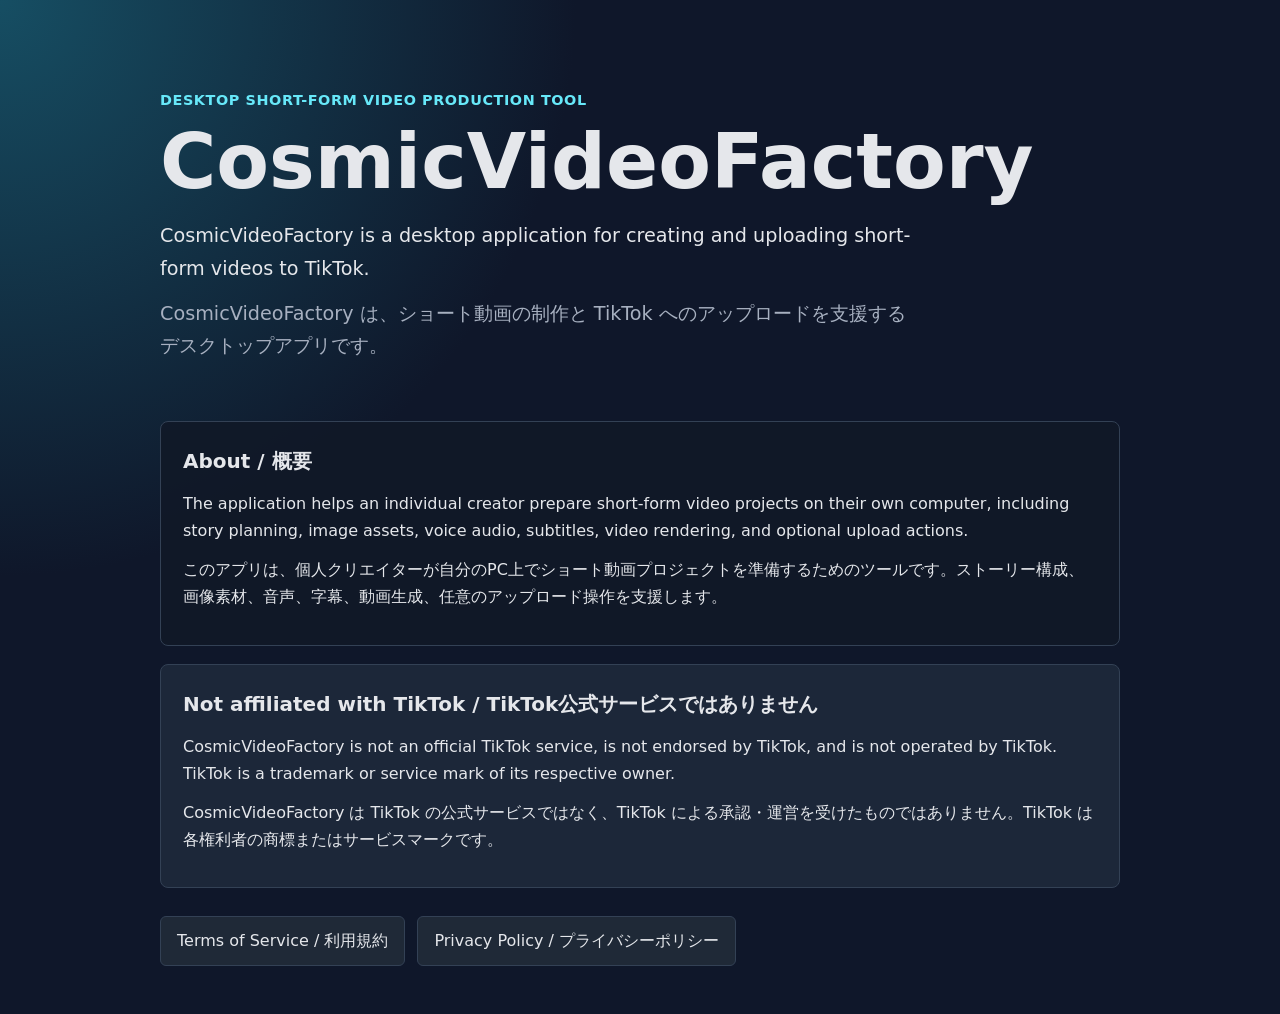
<file: website/index.html>
<!doctype html>
<html lang="ja">
  <head>
    <meta charset="utf-8">
    <meta name="viewport" content="width=device-width, initial-scale=1">
    <meta name="description" content="CosmicVideoFactory is a desktop application for creating and uploading short-form videos to TikTok.">
    <title>CosmicVideoFactory</title>
    <link rel="stylesheet" href="./styles.css">
  </head>
  <body>
    <main class="page">
      <header class="site-header">
        <p class="eyebrow">Desktop short-form video production tool</p>
        <h1>CosmicVideoFactory</h1>
        <p class="lead">
          CosmicVideoFactory is a desktop application for creating and uploading short-form videos to TikTok.
        </p>
        <p class="lead ja">
          CosmicVideoFactory は、ショート動画の制作と TikTok へのアップロードを支援するデスクトップアプリです。
        </p>
      </header>

      <section class="panel">
        <h2>About / 概要</h2>
        <p>
          The application helps an individual creator prepare short-form video projects on their own computer, including story planning, image assets, voice audio, subtitles, video rendering, and optional upload actions.
        </p>
        <p>
          このアプリは、個人クリエイターが自分のPC上でショート動画プロジェクトを準備するためのツールです。ストーリー構成、画像素材、音声、字幕、動画生成、任意のアップロード操作を支援します。
        </p>
      </section>

      <section class="notice">
        <h2>Not affiliated with TikTok / TikTok公式サービスではありません</h2>
        <p>
          CosmicVideoFactory is not an official TikTok service, is not endorsed by TikTok, and is not operated by TikTok. TikTok is a trademark or service mark of its respective owner.
        </p>
        <p>
          CosmicVideoFactory は TikTok の公式サービスではなく、TikTok による承認・運営を受けたものではありません。TikTok は各権利者の商標またはサービスマークです。
        </p>
      </section>

      <nav class="links" aria-label="Site pages">
        <a href="./terms.html">Terms of Service / 利用規約</a>
        <a href="./privacy.html">Privacy Policy / プライバシーポリシー</a>
      </nav>
    </main>
  </body>
</html>
</file>
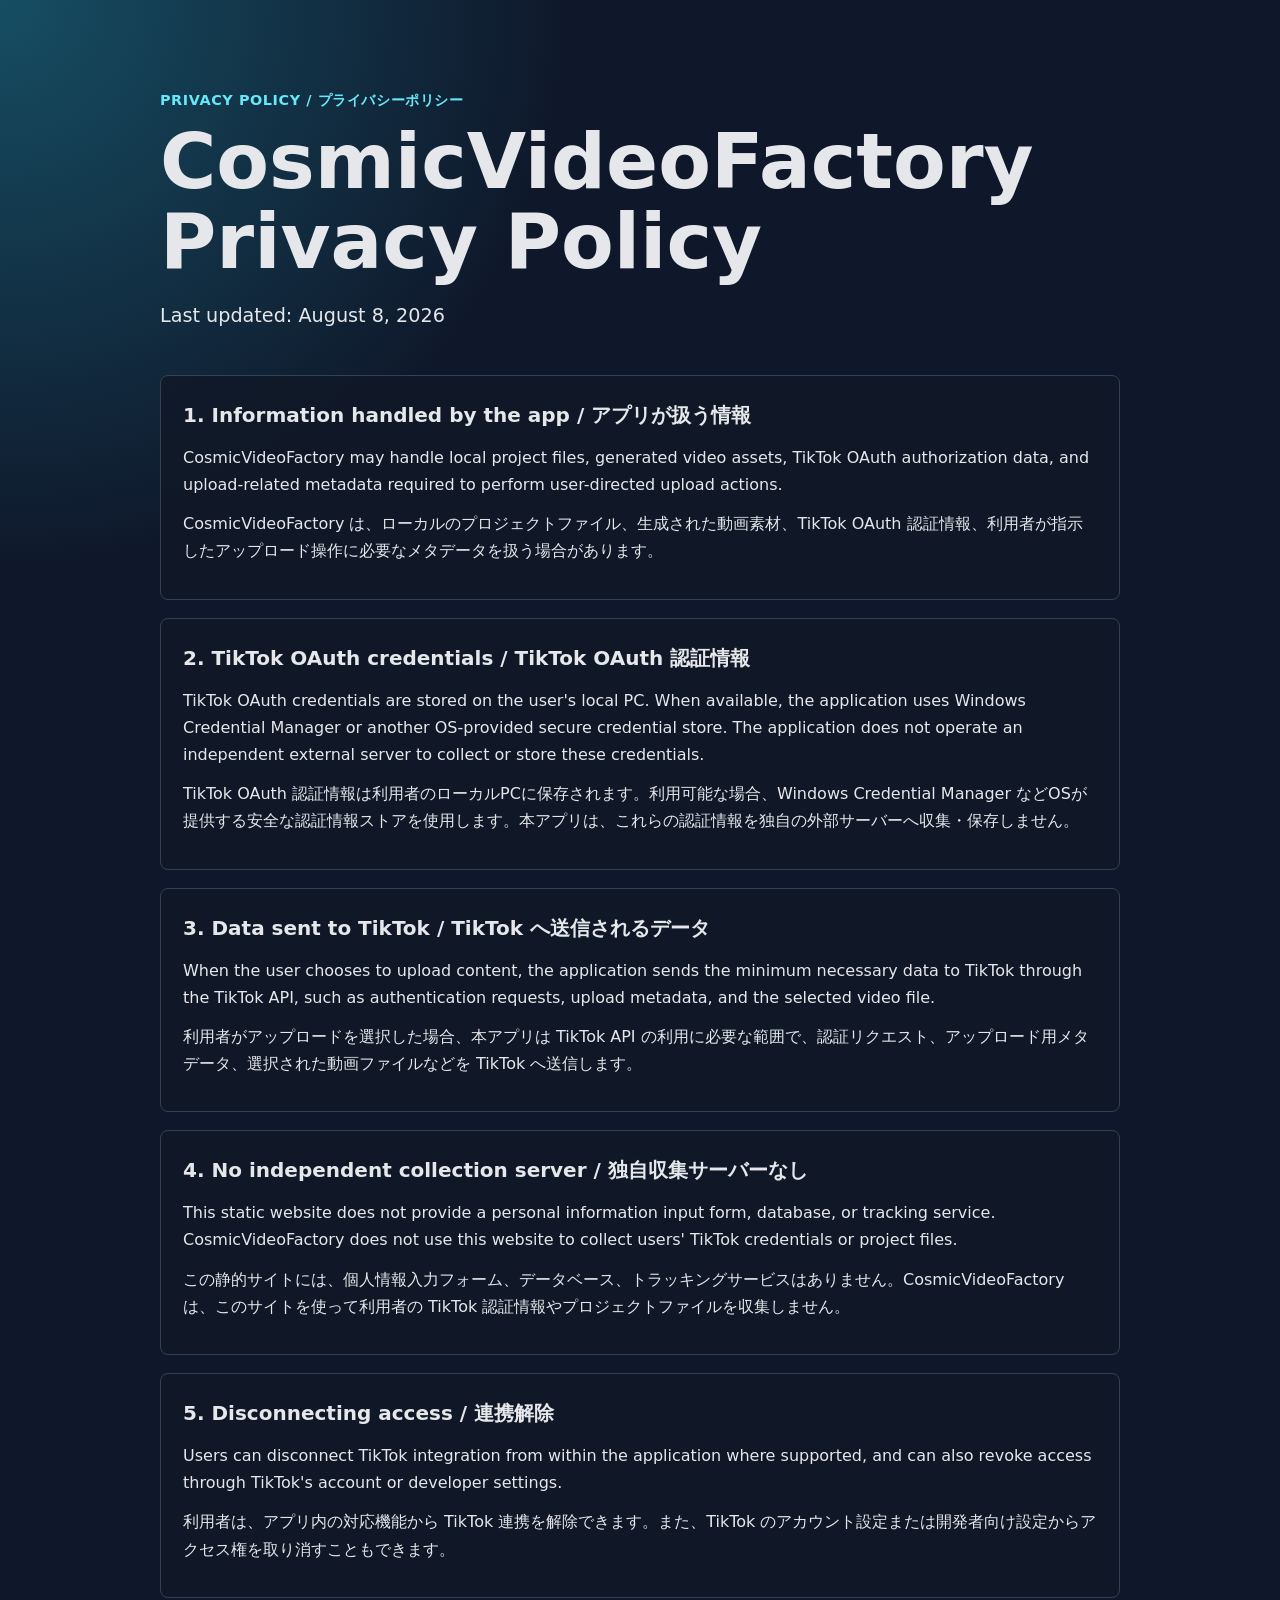
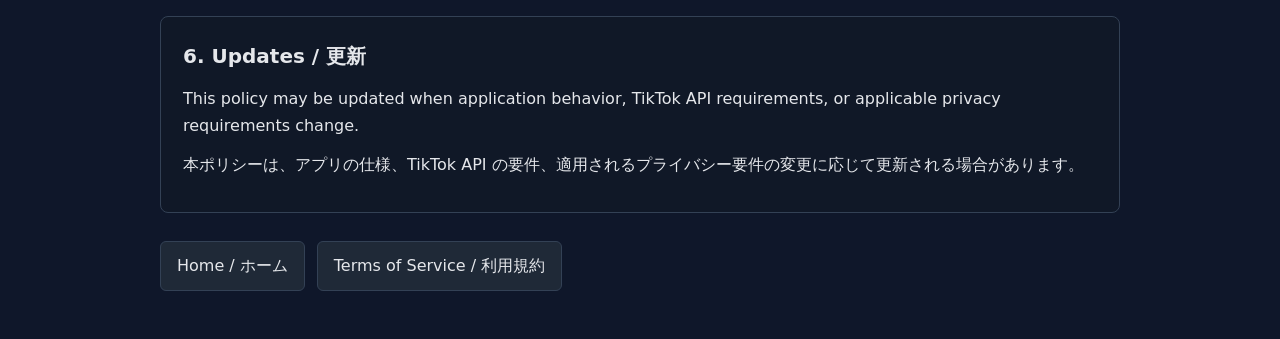
<file: website/privacy.html>
<!doctype html>
<html lang="ja">
  <head>
    <meta charset="utf-8">
    <meta name="viewport" content="width=device-width, initial-scale=1">
    <meta name="description" content="Privacy Policy for CosmicVideoFactory.">
    <title>Privacy Policy - CosmicVideoFactory</title>
    <link rel="stylesheet" href="./styles.css">
  </head>
  <body>
    <main class="page">
      <header class="site-header compact">
        <p class="eyebrow">Privacy Policy / プライバシーポリシー</p>
        <h1>CosmicVideoFactory Privacy Policy</h1>
        <p class="lead">Last updated: August 8, 2026</p>
      </header>

      <section class="panel">
        <h2>1. Information handled by the app / アプリが扱う情報</h2>
        <p>
          CosmicVideoFactory may handle local project files, generated video assets, TikTok OAuth authorization data, and upload-related metadata required to perform user-directed upload actions.
        </p>
        <p>
          CosmicVideoFactory は、ローカルのプロジェクトファイル、生成された動画素材、TikTok OAuth 認証情報、利用者が指示したアップロード操作に必要なメタデータを扱う場合があります。
        </p>
      </section>

      <section class="panel">
        <h2>2. TikTok OAuth credentials / TikTok OAuth 認証情報</h2>
        <p>
          TikTok OAuth credentials are stored on the user's local PC. When available, the application uses Windows Credential Manager or another OS-provided secure credential store. The application does not operate an independent external server to collect or store these credentials.
        </p>
        <p>
          TikTok OAuth 認証情報は利用者のローカルPCに保存されます。利用可能な場合、Windows Credential Manager などOSが提供する安全な認証情報ストアを使用します。本アプリは、これらの認証情報を独自の外部サーバーへ収集・保存しません。
        </p>
      </section>

      <section class="panel">
        <h2>3. Data sent to TikTok / TikTok へ送信されるデータ</h2>
        <p>
          When the user chooses to upload content, the application sends the minimum necessary data to TikTok through the TikTok API, such as authentication requests, upload metadata, and the selected video file.
        </p>
        <p>
          利用者がアップロードを選択した場合、本アプリは TikTok API の利用に必要な範囲で、認証リクエスト、アップロード用メタデータ、選択された動画ファイルなどを TikTok へ送信します。
        </p>
      </section>

      <section class="panel">
        <h2>4. No independent collection server / 独自収集サーバーなし</h2>
        <p>
          This static website does not provide a personal information input form, database, or tracking service. CosmicVideoFactory does not use this website to collect users' TikTok credentials or project files.
        </p>
        <p>
          この静的サイトには、個人情報入力フォーム、データベース、トラッキングサービスはありません。CosmicVideoFactory は、このサイトを使って利用者の TikTok 認証情報やプロジェクトファイルを収集しません。
        </p>
      </section>

      <section class="panel">
        <h2>5. Disconnecting access / 連携解除</h2>
        <p>
          Users can disconnect TikTok integration from within the application where supported, and can also revoke access through TikTok's account or developer settings.
        </p>
        <p>
          利用者は、アプリ内の対応機能から TikTok 連携を解除できます。また、TikTok のアカウント設定または開発者向け設定からアクセス権を取り消すこともできます。
        </p>
      </section>

      <section class="panel">
        <h2>6. Updates / 更新</h2>
        <p>
          This policy may be updated when application behavior, TikTok API requirements, or applicable privacy requirements change.
        </p>
        <p>
          本ポリシーは、アプリの仕様、TikTok API の要件、適用されるプライバシー要件の変更に応じて更新される場合があります。
        </p>
      </section>

      <nav class="links" aria-label="Site pages">
        <a href="./index.html">Home / ホーム</a>
        <a href="./terms.html">Terms of Service / 利用規約</a>
      </nav>
    </main>
  </body>
</html>
</file>
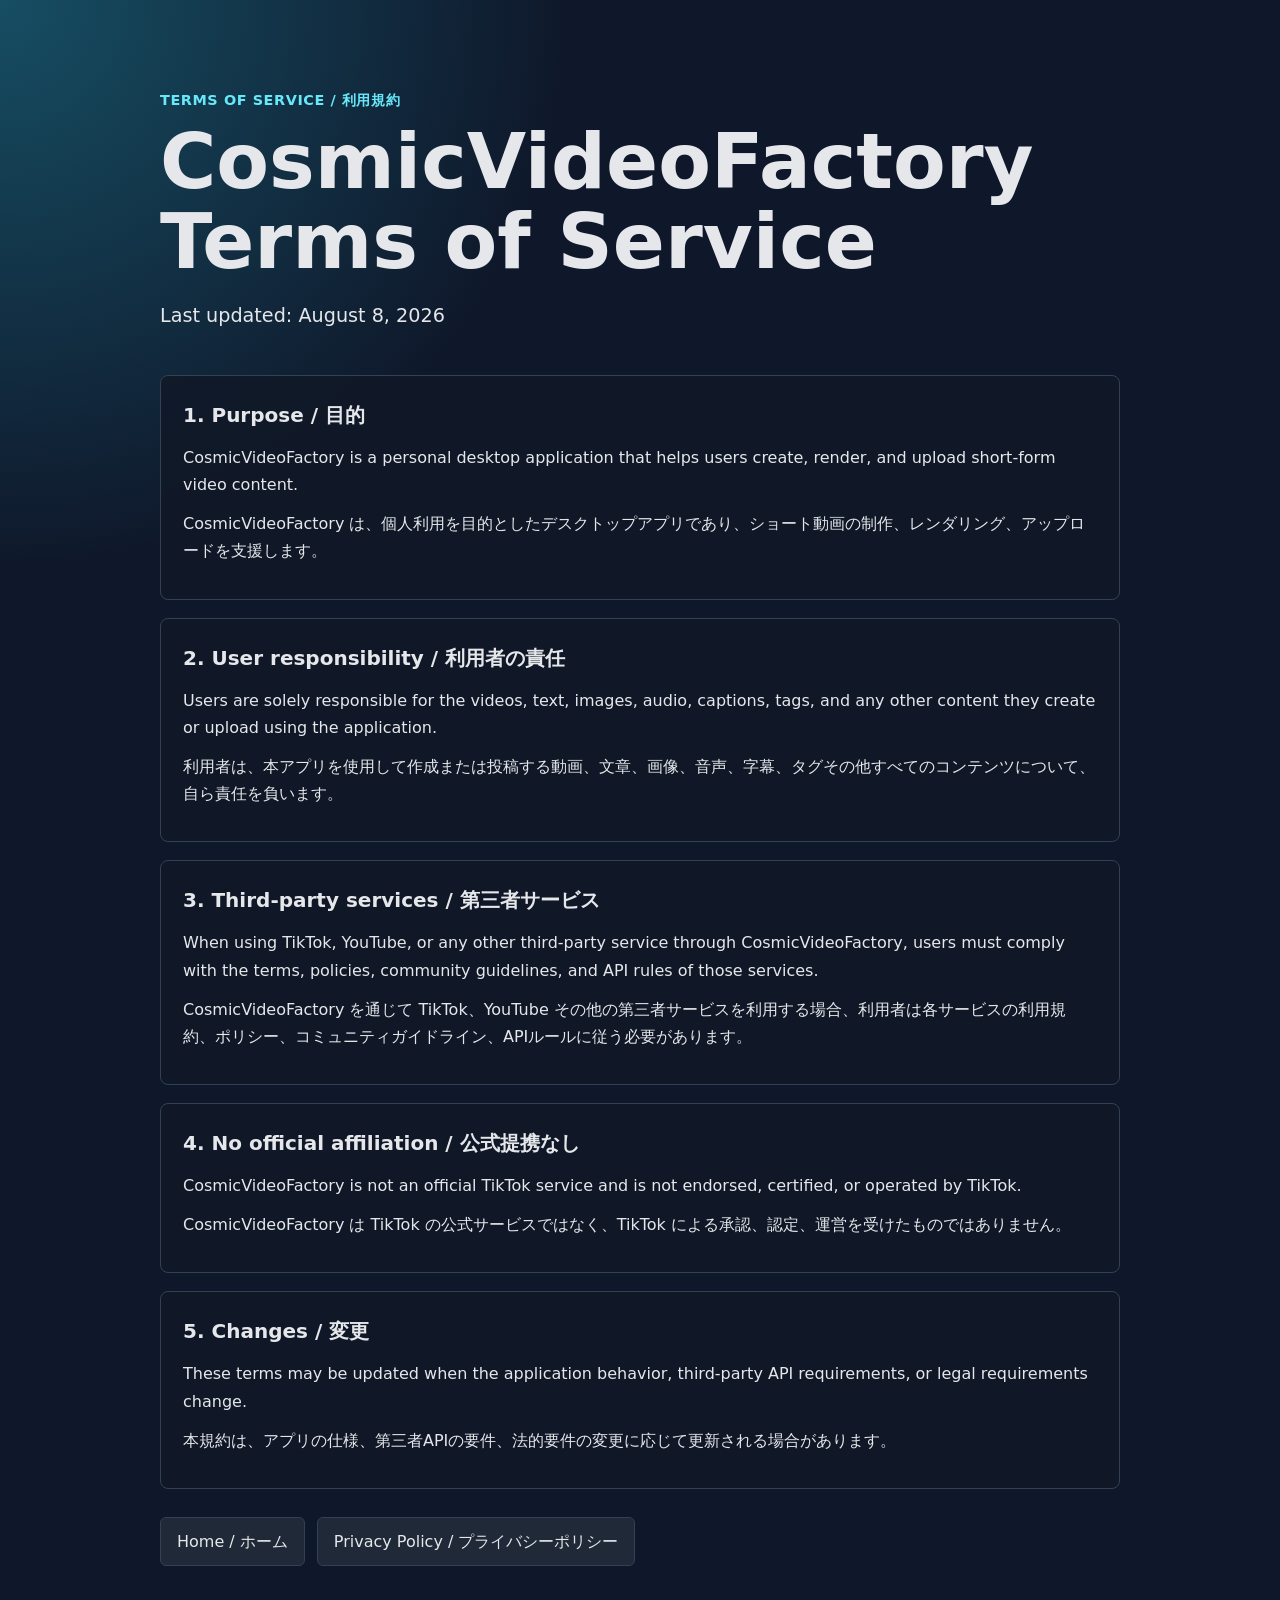
<file: website/terms.html>
<!doctype html>
<html lang="ja">
  <head>
    <meta charset="utf-8">
    <meta name="viewport" content="width=device-width, initial-scale=1">
    <meta name="description" content="Terms of Service for CosmicVideoFactory.">
    <title>Terms of Service - CosmicVideoFactory</title>
    <link rel="stylesheet" href="./styles.css">
  </head>
  <body>
    <main class="page">
      <header class="site-header compact">
        <p class="eyebrow">Terms of Service / 利用規約</p>
        <h1>CosmicVideoFactory Terms of Service</h1>
        <p class="lead">Last updated: August 8, 2026</p>
      </header>

      <section class="panel">
        <h2>1. Purpose / 目的</h2>
        <p>
          CosmicVideoFactory is a personal desktop application that helps users create, render, and upload short-form video content.
        </p>
        <p>
          CosmicVideoFactory は、個人利用を目的としたデスクトップアプリであり、ショート動画の制作、レンダリング、アップロードを支援します。
        </p>
      </section>

      <section class="panel">
        <h2>2. User responsibility / 利用者の責任</h2>
        <p>
          Users are solely responsible for the videos, text, images, audio, captions, tags, and any other content they create or upload using the application.
        </p>
        <p>
          利用者は、本アプリを使用して作成または投稿する動画、文章、画像、音声、字幕、タグその他すべてのコンテンツについて、自ら責任を負います。
        </p>
      </section>

      <section class="panel">
        <h2>3. Third-party services / 第三者サービス</h2>
        <p>
          When using TikTok, YouTube, or any other third-party service through CosmicVideoFactory, users must comply with the terms, policies, community guidelines, and API rules of those services.
        </p>
        <p>
          CosmicVideoFactory を通じて TikTok、YouTube その他の第三者サービスを利用する場合、利用者は各サービスの利用規約、ポリシー、コミュニティガイドライン、APIルールに従う必要があります。
        </p>
      </section>

      <section class="panel">
        <h2>4. No official affiliation / 公式提携なし</h2>
        <p>
          CosmicVideoFactory is not an official TikTok service and is not endorsed, certified, or operated by TikTok.
        </p>
        <p>
          CosmicVideoFactory は TikTok の公式サービスではなく、TikTok による承認、認定、運営を受けたものではありません。
        </p>
      </section>

      <section class="panel">
        <h2>5. Changes / 変更</h2>
        <p>
          These terms may be updated when the application behavior, third-party API requirements, or legal requirements change.
        </p>
        <p>
          本規約は、アプリの仕様、第三者APIの要件、法的要件の変更に応じて更新される場合があります。
        </p>
      </section>

      <nav class="links" aria-label="Site pages">
        <a href="./index.html">Home / ホーム</a>
        <a href="./privacy.html">Privacy Policy / プライバシーポリシー</a>
      </nav>
    </main>
  </body>
</html>
</file>
<file: website/styles.css>
:root {
  color-scheme: light dark;
  --bg: #0f172a;
  --panel: #111827;
  --text: #e5e7eb;
  --muted: #a7b0c0;
  --line: #334155;
  --accent: #67e8f9;
  --notice: #1e293b;
}

* {
  box-sizing: border-box;
}

body {
  margin: 0;
  background: radial-gradient(circle at top left, #164e63 0, var(--bg) 36rem);
  color: var(--text);
  font-family: system-ui, -apple-system, BlinkMacSystemFont, "Segoe UI", sans-serif;
  line-height: 1.7;
}

.page {
  width: min(960px, calc(100% - 32px));
  margin: 0 auto;
  padding: 48px 0;
}

.site-header {
  padding: 40px 0 28px;
}

.site-header.compact {
  padding-bottom: 12px;
}

.eyebrow {
  margin: 0 0 10px;
  color: var(--accent);
  font-size: 0.9rem;
  font-weight: 700;
  letter-spacing: 0.04em;
  text-transform: uppercase;
}

h1 {
  margin: 0 0 18px;
  font-size: clamp(2.2rem, 7vw, 4.8rem);
  line-height: 1.04;
  letter-spacing: 0;
}

h2 {
  margin: 0 0 12px;
  font-size: 1.25rem;
}

p {
  margin: 0 0 12px;
}

.lead {
  max-width: 760px;
  color: var(--text);
  font-size: 1.2rem;
}

.lead.ja {
  color: var(--muted);
}

.panel,
.notice {
  margin: 18px 0;
  padding: 22px;
  border: 1px solid var(--line);
  border-radius: 8px;
  background: color-mix(in srgb, var(--panel) 88%, transparent);
}

.notice {
  background: color-mix(in srgb, var(--notice) 92%, transparent);
}

.links {
  display: flex;
  flex-wrap: wrap;
  gap: 12px;
  margin-top: 28px;
}

.links a {
  display: inline-flex;
  align-items: center;
  min-height: 44px;
  padding: 10px 16px;
  border: 1px solid var(--line);
  border-radius: 6px;
  color: var(--text);
  text-decoration: none;
  background: #1f2937;
}

.links a:hover {
  border-color: var(--accent);
}
</file>
